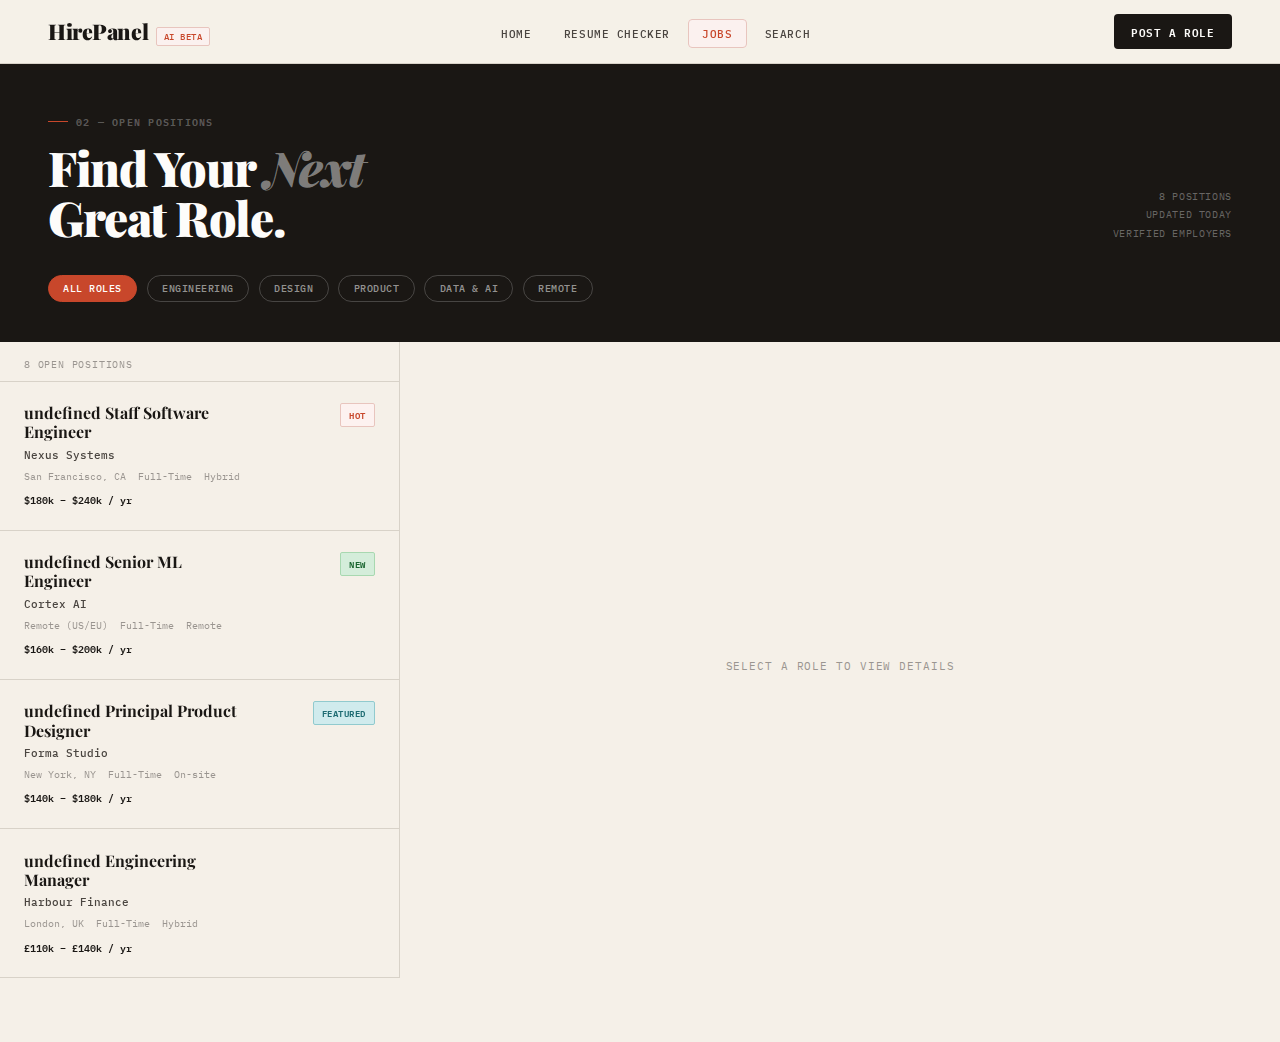
<file: jobs.html>
<!DOCTYPE html>
<html lang="en">
<head>
<meta charset="UTF-8">
<meta name="viewport" content="width=device-width, initial-scale=1.0">
<title>Jobs — HirePanel</title>
<link href="https://fonts.googleapis.com/css2?family=Playfair+Display:ital,wght@0,700;0,900;1,400&family=IBM+Plex+Mono:wght@300;400;500;600&family=IBM+Plex+Sans:wght@300;400;500;600&display=swap" rel="stylesheet">
<style>
*,*::before,*::after{box-sizing:border-box;margin:0;padding:0}
:root{
  --cream:#F5F0E8;--cream-dark:#EDE7D9;--ink:#1A1714;--ink-light:#4A4540;--ink-faint:#9A9590;
  --rust:#C8472B;--rust-light:#E8C5BE;--rust-pale:#FBF1EF;
  --gold:#B8860B;--teal:#1D6B72;--teal-light:#D0EBED;
  --border:#D8D2C8;--border-strong:#B8B0A4;--white:#FDFCFA;
  --green:#1A6630;--green-pale:#D4EDDA
}
body{font-family:'IBM Plex Sans',sans-serif;background:var(--cream);color:var(--ink);min-height:100vh}

/* NAV */
.nav{position:fixed;top:0;left:0;right:0;z-index:500;background:rgba(245,240,232,0.96);backdrop-filter:blur(16px);border-bottom:1px solid var(--border);padding:0 3rem;height:64px;display:flex;align-items:center;justify-content:space-between}
.nav-brand{display:flex;align-items:baseline;gap:0.5rem;text-decoration:none}
.nbname{font-family:'Playfair Display',serif;font-weight:900;font-size:1.35rem;color:var(--ink);letter-spacing:-0.02em}
.nbbadge{font-family:'IBM Plex Mono',monospace;font-size:0.58rem;font-weight:500;color:var(--rust);background:var(--rust-pale);border:1px solid var(--rust-light);padding:0.12rem 0.4rem;border-radius:2px;text-transform:uppercase;letter-spacing:0.06em}
.nav-links{display:flex;align-items:center;gap:0.2rem;list-style:none}
.nav-link{font-family:'IBM Plex Mono',monospace;font-size:0.7rem;font-weight:500;color:var(--ink-light);text-decoration:none;padding:0.42rem 0.85rem;border-radius:4px;transition:all 0.18s;text-transform:uppercase;letter-spacing:0.05em;border:1px solid transparent}
.nav-link:hover{color:var(--ink);background:var(--cream-dark)}
.nav-link.active{color:var(--rust);background:var(--rust-pale);border-color:var(--rust-light)}
.nav-cta{font-family:'IBM Plex Mono',monospace;font-size:0.7rem;font-weight:600;color:var(--white);background:var(--ink);padding:0.48rem 1.1rem;border-radius:4px;transition:all 0.18s;text-transform:uppercase;letter-spacing:0.05em;border:none;margin-left:0.75rem;text-decoration:none;cursor:pointer}
.nav-cta:hover{background:var(--rust)}

.eyebrow{font-family:'IBM Plex Mono',monospace;font-size:0.65rem;font-weight:600;text-transform:uppercase;letter-spacing:0.12em;color:var(--rust);margin-bottom:0.75rem;display:flex;align-items:center;gap:0.5rem}
.eyebrow::before{content:'';width:20px;height:1px;background:var(--rust)}

/* ── LAYOUT ── */
.wrap{padding:64px 0 4rem}

/* ── HERO BAND ── */
.hero{background:var(--ink);padding:3rem 3rem 2.5rem;color:var(--white)}
.hero-top{display:flex;justify-content:space-between;align-items:flex-end;margin-bottom:2rem}
.hero h1{font-family:'Playfair Display',serif;font-weight:900;font-size:3rem;letter-spacing:-0.03em;line-height:1.05}
.hero h1 em{font-style:italic;color:rgba(255,255,255,0.45)}
.hero-meta{font-family:'IBM Plex Mono',monospace;font-size:0.65rem;color:rgba(255,255,255,0.35);text-align:right;line-height:1.8;text-transform:uppercase;letter-spacing:0.06em}
/* Filter bar */
.filters{display:flex;gap:0.6rem;flex-wrap:wrap}
.fchip{font-family:'IBM Plex Mono',monospace;font-size:0.63rem;font-weight:500;text-transform:uppercase;letter-spacing:0.05em;padding:0.38rem 0.9rem;border-radius:100px;border:1px solid rgba(255,255,255,0.2);color:rgba(255,255,255,0.55);cursor:pointer;transition:all 0.18s;background:transparent}
.fchip:hover{border-color:rgba(255,255,255,0.6);color:rgba(255,255,255,0.85)}
.fchip.on{background:var(--rust);border-color:var(--rust);color:#fff}

/* ── MAIN GRID ── */
.main{display:grid;grid-template-columns:400px 1fr;min-height:calc(100vh - 64px - 200px)}

/* ── JOB LIST ── */
.jlist{border-right:1px solid var(--border);overflow-y:auto;max-height:calc(100vh - 64px - 200px);position:sticky;top:64px}
.jcount{font-family:'IBM Plex Mono',monospace;font-size:0.62rem;color:var(--ink-faint);text-transform:uppercase;letter-spacing:0.08em;padding:1rem 1.5rem 0.6rem;border-bottom:1px solid var(--border)}
.jcard{padding:1.35rem 1.5rem;border-bottom:1px solid var(--border);cursor:pointer;transition:background 0.15s;position:relative}
.jcard:hover{background:var(--cream-dark)}
.jcard.active{background:var(--rust-pale);border-left:3px solid var(--rust)}
.jcard.active .jc-co{color:var(--rust)}
.jc-top{display:flex;justify-content:space-between;align-items:flex-start;margin-bottom:0.4rem}
.jc-title{font-family:'Playfair Display',serif;font-weight:700;font-size:1rem;line-height:1.2;color:var(--ink);max-width:220px}
.jc-badge{font-family:'IBM Plex Mono',monospace;font-size:0.54rem;font-weight:600;text-transform:uppercase;letter-spacing:0.06em;padding:0.18rem 0.5rem;border-radius:2px;white-space:nowrap;flex-shrink:0}
.badge-hot{background:#FDF2F0;color:var(--rust);border:1px solid var(--rust-light)}
.badge-new{background:var(--green-pale);color:var(--green);border:1px solid #A8D8B0}
.badge-feat{background:var(--teal-light);color:var(--teal);border:1px solid #91CACE}
.jc-co{font-family:'IBM Plex Mono',monospace;font-size:0.67rem;color:var(--ink-light);margin-bottom:0.5rem;font-weight:500}
.jc-meta{display:flex;gap:0.75rem;flex-wrap:wrap}
.jc-tag{font-family:'IBM Plex Mono',monospace;font-size:0.6rem;color:var(--ink-faint);display:flex;align-items:center;gap:0.25rem}
.jc-salary{font-family:'IBM Plex Mono',monospace;font-size:0.65rem;font-weight:600;color:var(--ink);margin-top:0.45rem}

/* ── JOB DETAIL ── */
.jdetail{padding:2.5rem 3rem;overflow-y:auto;max-height:calc(100vh - 64px - 200px)}
.jd-empty{display:flex;flex-direction:column;align-items:center;justify-content:center;height:100%;gap:0.75rem;color:var(--ink-faint)}
.jd-empty .ei{font-size:3rem;opacity:0.2}
.jd-empty p{font-family:'IBM Plex Mono',monospace;font-size:0.7rem;text-transform:uppercase;letter-spacing:0.08em}

.jd-header{display:flex;justify-content:space-between;align-items:flex-start;margin-bottom:2rem;padding-bottom:1.5rem;border-bottom:1px solid var(--border)}
.jdh-left h2{font-family:'Playfair Display',serif;font-weight:900;font-size:2rem;letter-spacing:-0.025em;margin-bottom:0.35rem;line-height:1.1}
.jdh-co{font-family:'IBM Plex Mono',monospace;font-size:0.8rem;font-weight:500;color:var(--ink-light);margin-bottom:0.85rem}
.jdh-tags{display:flex;gap:0.5rem;flex-wrap:wrap}
.jdh-tag{font-family:'IBM Plex Mono',monospace;font-size:0.6rem;padding:0.22rem 0.6rem;border-radius:2px;border:1px solid var(--border);color:var(--ink-light);background:var(--white)}
.jdh-right{display:flex;flex-direction:column;gap:0.6rem;align-items:flex-end}
.apply-btn{font-family:'IBM Plex Mono',monospace;font-size:0.72rem;font-weight:600;text-transform:uppercase;letter-spacing:0.07em;background:var(--ink);color:var(--white);border:none;padding:0.75rem 1.75rem;border-radius:4px;cursor:pointer;transition:all 0.2s;white-space:nowrap}
.apply-btn:hover{background:var(--rust);box-shadow:0 4px 16px rgba(200,71,43,0.3)}
.check-btn{font-family:'IBM Plex Mono',monospace;font-size:0.68rem;font-weight:500;text-transform:uppercase;letter-spacing:0.07em;background:transparent;color:var(--teal);border:1px solid var(--teal);padding:0.65rem 1.4rem;border-radius:4px;cursor:pointer;transition:all 0.2s}
.check-btn:hover{background:var(--teal);color:#fff}
.jd-salary-big{font-family:'Playfair Display',serif;font-weight:700;font-size:1.35rem;color:var(--ink);text-align:right}
.jd-salary-label{font-family:'IBM Plex Mono',monospace;font-size:0.55rem;color:var(--ink-faint);text-transform:uppercase;letter-spacing:0.08em;text-align:right}

/* Sections */
.jd-section{margin-bottom:1.75rem}
.jd-section-title{font-family:'IBM Plex Mono',monospace;font-size:0.62rem;font-weight:600;text-transform:uppercase;letter-spacing:0.12em;color:var(--ink);border-bottom:1px solid var(--border);padding-bottom:0.5rem;margin-bottom:1rem}
.jd-body{font-size:0.84rem;color:var(--ink-light);line-height:1.75;font-weight:300}
.jd-body p{margin-bottom:0.75rem}
.jd-list{list-style:none;display:flex;flex-direction:column;gap:0.5rem}
.jd-list li{display:flex;align-items:flex-start;gap:0.65rem;font-size:0.82rem;color:var(--ink-light);line-height:1.6;font-weight:300}
.jd-list li::before{content:'→';font-family:'IBM Plex Mono',monospace;font-size:0.65rem;color:var(--rust);flex-shrink:0;margin-top:0.18rem}
.req-grid{display:grid;grid-template-columns:1fr 1fr;gap:0.5rem}
.req-tag{background:var(--cream);border:1px solid var(--border);border-radius:3px;padding:0.5rem 0.75rem;font-family:'IBM Plex Mono',monospace;font-size:0.65rem;color:var(--ink-light);display:flex;align-items:center;gap:0.4rem}
.req-tag.must{border-left:2px solid var(--rust)}
.req-tag.nice{border-left:2px solid var(--teal)}
.req-dot{width:6px;height:6px;border-radius:50%;flex-shrink:0}
.must .req-dot{background:var(--rust)}
.nice .req-dot{background:var(--teal)}
.perks-grid{display:grid;grid-template-columns:repeat(3,1fr);gap:0.6rem}
.perk{background:var(--cream);border:1px solid var(--border);border-radius:4px;padding:0.75rem;text-align:center}
.perk-icon{font-size:1.3rem;margin-bottom:0.3rem}
.perk-text{font-family:'IBM Plex Mono',monospace;font-size:0.6rem;color:var(--ink-faint);text-transform:uppercase;letter-spacing:0.06em}
.ai-panel-cta{background:var(--ink);border-radius:6px;padding:1.25rem 1.5rem;display:flex;align-items:center;justify-content:space-between;gap:1rem;margin-top:1rem}
.ai-panel-text strong{display:block;font-family:'Playfair Display',serif;font-size:0.95rem;color:#fff;margin-bottom:0.2rem}
.ai-panel-text p{font-family:'IBM Plex Mono',monospace;font-size:0.62rem;color:rgba(255,255,255,0.45)}
.ai-panel-btn{font-family:'IBM Plex Mono',monospace;font-size:0.65rem;font-weight:600;text-transform:uppercase;letter-spacing:0.06em;background:var(--rust);color:#fff;border:none;padding:0.6rem 1.2rem;border-radius:4px;cursor:pointer;white-space:nowrap;transition:all 0.18s;text-decoration:none}
.ai-panel-btn:hover{opacity:0.85}

/* Post Modal */
.modal-overlay{position:fixed;inset:0;background:rgba(26,23,20,0.7);z-index:1000;display:none;align-items:center;justify-content:center;backdrop-filter:blur(4px)}
.modal-overlay.open{display:flex}
.modal{background:var(--white);border-radius:8px;width:min(680px, 95vw);max-height:90vh;overflow-y:auto;padding:2.5rem}
.modal-title{font-family:'Playfair Display',serif;font-weight:900;font-size:1.75rem;margin-bottom:0.3rem;letter-spacing:-0.02em}
.modal-sub{font-family:'IBM Plex Mono',monospace;font-size:0.65rem;color:var(--ink-faint);margin-bottom:2rem;text-transform:uppercase;letter-spacing:0.08em}
.m-row{display:grid;grid-template-columns:1fr 1fr;gap:1.25rem;margin-bottom:1.25rem}
.m-field{display:flex;flex-direction:column;gap:0.45rem}
.m-field.full{grid-column:1/-1}
.m-label{font-family:'IBM Plex Mono',monospace;font-size:0.61rem;font-weight:600;text-transform:uppercase;letter-spacing:0.1em;color:var(--ink-light)}
.m-input{font-family:'IBM Plex Mono',monospace;font-size:0.78rem;background:var(--cream);border:1px solid var(--border);color:var(--ink);padding:0.7rem 0.9rem;border-radius:4px;outline:none;transition:border-color 0.18s;width:100%}
.m-input:focus{border-color:var(--ink)}
.m-textarea{resize:vertical;min-height:120px;line-height:1.6}
.m-actions{display:flex;justify-content:flex-end;gap:0.75rem;margin-top:1.5rem;padding-top:1.5rem;border-top:1px solid var(--border)}
.m-cancel{font-family:'IBM Plex Mono',monospace;font-size:0.7rem;background:transparent;color:var(--ink-faint);border:1px solid var(--border);padding:0.65rem 1.25rem;border-radius:4px;cursor:pointer;transition:all 0.18s}
.m-cancel:hover{border-color:var(--border-strong);color:var(--ink)}
.m-submit{font-family:'IBM Plex Mono',monospace;font-size:0.7rem;font-weight:600;text-transform:uppercase;letter-spacing:0.07em;background:var(--ink);color:#fff;border:none;padding:0.65rem 1.6rem;border-radius:4px;cursor:pointer;transition:all 0.18s}
.m-submit:hover{background:var(--rust)}

::-webkit-scrollbar{width:4px}::-webkit-scrollbar-track{background:var(--cream)}::-webkit-scrollbar-thumb{background:var(--border-strong);border-radius:3px}
@media(max-width:900px){.main{grid-template-columns:1fr}.jlist{max-height:40vh;position:static}.jdetail{max-height:none}.perks-grid{grid-template-columns:1fr 1fr}.req-grid{grid-template-columns:1fr}}
</style>
</head>
<body>

<nav class="nav">
  <a href="index.html" class="nav-brand">
    <span class="nbname">HirePanel</span>
    <span class="nbbadge">AI Beta</span>
  </a>
  <ul class="nav-links">
    <li><a href="index.html" class="nav-link">Home</a></li>
    <li><a href="resume.html" class="nav-link">Resume Checker</a></li>
    <li><a href="jobs.html" class="nav-link active">Jobs</a></li>
    <li><a href="search.html" class="nav-link">Search</a></li>
  </ul>
  <button class="nav-cta" onclick="openModal()">Post a Role</button>
</nav>

<div class="wrap">
  <!-- HERO -->
  <div class="hero">
    <div class="hero-top">
      <div>
        <div class="eyebrow" style="color:rgba(255,255,255,0.3)">02 — Open Positions</div>
        <h1>Find Your <em>Next</em><br>Great Role.</h1>
      </div>
      <div class="hero-meta">
        <div id="jobCount">8 positions</div>
        <div>Updated today</div>
        <div>Verified employers</div>
      </div>
    </div>
    <div class="filters">
      <button class="fchip on" onclick="filterJobs('all',this)">All Roles</button>
      <button class="fchip" onclick="filterJobs('Engineering',this)">Engineering</button>
      <button class="fchip" onclick="filterJobs('Design',this)">Design</button>
      <button class="fchip" onclick="filterJobs('Product',this)">Product</button>
      <button class="fchip" onclick="filterJobs('Data',this)">Data & AI</button>
      <button class="fchip" onclick="filterJobs('Remote',this)">Remote</button>
    </div>
  </div>

  <!-- MAIN SPLIT -->
  <div class="main">
    <!-- JOB LIST -->
    <div class="jlist" id="jlist">
      <div class="jcount" id="jcount">8 open positions</div>
      <!-- rendered by JS -->
    </div>

    <!-- JOB DETAIL -->
    <div class="jdetail" id="jdetail">
      <div class="jd-empty">
        <div class="ei"></div>
        <p>Select a role to view details</p>
      </div>
    </div>
  </div>
</div>

<!-- POST MODAL -->
<div class="modal-overlay" id="modalOverlay" onclick="closeModalOutside(event)">
  <div class="modal">
    <div class="modal-title">Post a Role</div>
    <div class="modal-sub">Fill in the details — your listing goes live instantly</div>
    <div class="m-row">
      <div class="m-field"><label class="m-label">Job Title *</label><input class="m-input" placeholder="e.g. Senior Backend Engineer"></div>
      <div class="m-field"><label class="m-label">Company *</label><input class="m-input" placeholder="Company name"></div>
    </div>
    <div class="m-row">
      <div class="m-field"><label class="m-label">Department</label><input class="m-input" placeholder="Engineering, Product..."></div>
      <div class="m-field"><label class="m-label">Location</label><input class="m-input" placeholder="Remote / City, Country"></div>
    </div>
    <div class="m-row">
      <div class="m-field"><label class="m-label">Salary Range</label><input class="m-input" placeholder="$120k – $160k / year"></div>
      <div class="m-field"><label class="m-label">Employment Type</label>
        <select class="m-input"><option>Full-Time</option><option>Part-Time</option><option>Contract</option><option>Internship</option></select>
      </div>
    </div>
    <div class="m-row">
      <div class="m-field full"><label class="m-label">Job Description *</label>
        <textarea class="m-input m-textarea" placeholder="Describe the role, responsibilities, what you're building, and what makes your team unique..."></textarea>
      </div>
    </div>
    <div class="m-row">
      <div class="m-field full"><label class="m-label">Requirements (one per line)</label>
        <textarea class="m-input" rows="4" placeholder="5+ years backend experience&#10;Proficiency in Go or Rust&#10;Experience with distributed systems"></textarea>
      </div>
    </div>
    <div class="m-actions">
      <button class="m-cancel" onclick="closeModal()">Cancel</button>
      <button class="m-submit" onclick="submitPost()">Publish Listing →</button>
    </div>
  </div>
</div>

<script>
// ── Jobs Data ────────────────────────────────────────────────────────────────
const JOBS = [
  {
    id: 1,
    title: 'Staff Software Engineer',
    company: 'Nexus Systems',
    dept: 'Engineering',
    location: 'San Francisco, CA',
    type: 'Full-Time',
    remote: 'Hybrid',
    salary: '$180k – $240k',
    badge: 'hot',
    badgeLabel: 'Hot',
    tags: ['Distributed Systems', 'Go', 'Kubernetes', 'Staff+'],
    posted: '2 days ago',
    about: `Nexus Systems builds the infrastructure backbone for over 200 enterprise clients worldwide. Our core platform processes 4 billion events daily and we're looking for a Staff Engineer to help shape the next generation of our architecture.`,
    role: `As a Staff Software Engineer, you'll own significant portions of our distributed data pipeline. You will collaborate across teams, set technical direction, and mentor senior engineers. This is not a management track — it's for engineers who want to code at a high level while influencing company-wide architecture.`,
    responsibilities: [
      'Lead architectural decisions for our event-streaming platform processing 4B+ daily events',
      'Define and enforce engineering standards across 3 product squads',
      'Drive technical roadmap in collaboration with Product and Infrastructure leadership',
      'Mentor a team of 6 senior engineers, conducting design reviews and pair programming',
      'Identify and resolve systemic bottlenecks across our microservices estate',
      'Partner with SRE to define SLOs and improve observability practices',
    ],
    mustHave: ['8+ years backend engineering', 'Go or Rust proficiency', 'Distributed systems design', 'Kubernetes at scale', 'Strong system design skills'],
    niceHave: ['Kafka / event streaming', 'Service mesh (Istio)', 'Prior staff+ experience', 'Open source contributions'],
    perks: [
      { label:'Full Health Cover'},
      { label:'Remote Flex'},
      { label:'0.1% Equity'},
      { label:'$5k Learning Budget'},
      { label:'Daily Catered Meals'},
      { label:'Team Offsites 4×/yr'},
    ]
  },
  {
    id: 2,
    title: 'Senior ML Engineer',
    company: 'Cortex AI',
    dept: 'Data',
    location: 'Remote (US/EU)',
    type: 'Full-Time',
    remote: 'Remote',
    salary: '$160k – $200k',
    badge: 'new',
    badgeLabel: 'New',
    tags: ['PyTorch', 'LLMs', 'MLOps', 'Remote'],
    posted: '1 day ago',
    about: `Cortex AI is a Series B startup building foundation models for enterprise reasoning tasks. Our models are deployed in regulated industries where accuracy and explainability matter above all else.`,
    role: `We need a Senior ML Engineer who can bridge research and production. You'll work directly with our research team to take model innovations from paper to deployed, monitored, production systems.`,
    responsibilities: [
      'Build and maintain training pipelines for large language models (7B–70B parameters)',
      'Implement evaluation frameworks to measure model accuracy, calibration, and safety',
      'Design MLOps infrastructure for model versioning, A/B testing, and rollback',
      'Collaborate with research scientists to implement novel training techniques',
      'Optimize model inference for latency and throughput using quantization and distillation',
    ],
    mustHave: ['5+ years ML engineering', 'PyTorch deep expertise', 'LLM training experience', 'Distributed training (FSDP/DeepSpeed)', 'MLOps tooling'],
    niceHave: ['RLHF/RLAIF', 'Triton kernels', 'Hugging Face ecosystem', 'Prior startup experience'],
    perks: [
      { label:'Fully Remote'},
      { label:'Competitive Equity'},
      { label:'Health + Dental'},
      { label:'Async-First Culture'},
      { label:'$3k Home Office'},
      { label:'Conference Budget'},
    ]
  },
  {
    id: 3,
    title: 'Principal Product Designer',
    company: 'Forma Studio',
    dept: 'Design',
    location: 'New York, NY',
    type: 'Full-Time',
    remote: 'On-site',
    salary: '$140k – $180k',
    badge: 'feat',
    badgeLabel: 'Featured',
    tags: ['Product Design', 'Design Systems', 'Figma', 'B2B SaaS'],
    posted: '3 days ago',
    about: `Forma Studio is the design arm of a $400M SaaS company used by 60,000 businesses. Our design team owns every pixel of the product and is considered a strategic function at the executive level.`,
    role: `The Principal Product Designer will own the visual and interaction language of our flagship product. This role combines IC excellence with team-level design leadership — you'll set the bar for what good looks like at Forma.`,
    responsibilities: [
      'Define and evolve a comprehensive design system used across 12 product surfaces',
      'Lead end-to-end design for our highest-priority features from concept to launch',
      'Partner with research to synthesize user insights into actionable design decisions',
      'Establish design critique culture and raise overall team design quality',
      'Collaborate with engineering to ensure pixel-perfect, performant implementation',
    ],
    mustHave: ['8+ years product design', 'Design systems expertise', 'B2B SaaS portfolio', 'Figma mastery', 'Strong interaction design'],
    niceHave: ['Motion design', 'Design tokens', 'Accessibility (WCAG 2.1)', 'Design ops experience'],
    perks: [
      { label:'World-Class Team'},
      { label:'Premium Benefits'},
      { label:'Manhattan Office'},
      { label:'Top-Spec Hardware'},
      { label:'Daily Lunch'},
      { label:'Culture Budget'},
    ]
  },
  {
    id: 4,
    title: 'Engineering Manager',
    company: 'Harbour Finance',
    dept: 'Engineering',
    location: 'London, UK',
    type: 'Full-Time',
    remote: 'Hybrid',
    salary: '£110k – £140k',
    badge: null,
    tags: ['EM', 'Fintech', 'Python', 'Leadership'],
    posted: '5 days ago',
    about: `Harbour is a regulated fintech serving 800,000 retail investors across Europe. Our engineering organisation consists of 45 engineers across 6 product squads. We move fast within a regulated framework.`,
    role: `We're looking for an Engineering Manager for our core trading infrastructure squad — 7 engineers building the systems that settle £2B in trades per quarter. You'll balance technical depth with people leadership.`,
    responsibilities: [
      'Manage, grow and support a team of 7 backend and platform engineers',
      'Own delivery for the trading infrastructure squad — planning, execution, and retrospectives',
      'Hire 3 additional engineers over the next 6 months',
      'Maintain technical hands-on contributions (target: 30% coding)',
      'Work with Compliance to ensure engineering meets FCA regulatory requirements',
    ],
    mustHave: ['3+ years engineering management', 'Prior senior IC background', 'Fintech or regulated industries', 'Strong hiring ability', 'Python or JVM stack'],
    niceHave: ['FCA/PRA knowledge', 'Event-driven architecture', 'Prior EM at growth-stage company'],
    perks: [
      { label:'Competitive Package'},
      { label:'BUPA Healthcare'},
      { label:'Share Options'},
      { label:'£2k L&D Budget'},
      { label:'Hybrid Working'},
      { label:'Team Retreats'},
    ]
  },
  {
    id: 5,
    title: 'Senior Product Manager',
    company: 'Orbit Cloud',
    dept: 'Product',
    location: 'Austin, TX',
    type: 'Full-Time',
    remote: 'Hybrid',
    salary: '$145k – $175k',
    badge: 'new',
    badgeLabel: 'New',
    tags: ['Product', 'Cloud Infrastructure', 'Platform', 'B2B'],
    posted: '1 day ago',
    about: `Orbit Cloud provides managed Kubernetes and observability tooling to 5,000+ engineering teams. We're at Series C with strong growth and are expanding our platform product team.`,
    role: `The Senior PM will own the developer experience surface of our platform — the CLI, API, and self-service console used by 30,000 developers daily. This is a strategic, high-autonomy role.`,
    responsibilities: [
      'Define and execute the roadmap for our developer-facing platform products',
      'Conduct customer research interviews with CTOs, platform engineers, and devops leads',
      'Write crisp, detailed PRDs and partner with design on feature specs',
      'Own feature metrics and drive a culture of outcome-based product thinking',
      'Collaborate with Sales Engineering on enterprise product packaging',
    ],
    mustHave: ['5+ years B2B PM experience', 'Developer tools or infrastructure', 'Strong analytical skills', 'Excellent written communication', 'Experience with data-driven roadmapping'],
    niceHave: ['Technical background (engineering)', 'Kubernetes / cloud experience', 'Enterprise sales partnership'],
    perks: [
      { label:'Cloud-Native Culture'},
      { label:'Full Benefits'},
      { label:'Equity Package'},
      { label:'Unlimited PTO'},
      { label:'$3k Learning'},
      { label:'Remote Days'},
    ]
  },
  {
    id: 6,
    title: 'Data Platform Engineer',
    company: 'Beacon Analytics',
    dept: 'Data',
    location: 'Remote (Global)',
    type: 'Full-Time',
    remote: 'Remote',
    salary: '$130k – $165k',
    badge: null,
    tags: ['Data Engineering', 'dbt', 'Spark', 'Snowflake'],
    posted: '1 week ago',
    about: `Beacon Analytics powers BI and data infrastructure for 400 mid-market companies. Our platform ingests 500TB of data daily and serves 10,000 analysts. We're fully remote with a strong async-first culture.`,
    role: `Join our data platform team to build the pipelines, transformations, and infrastructure that our customers and internal analysts rely on. You'll work on interesting scale challenges in a collaborative remote environment.`,
    responsibilities: [
      'Design and build scalable ELT pipelines using Apache Spark and dbt',
      'Maintain Snowflake data warehouse — optimise for cost and query performance',
      'Build real-time streaming pipelines using Kafka and Flink',
      'Implement data quality monitoring and alerting frameworks',
      'Collaborate with analytics engineers on data model design',
    ],
    mustHave: ['4+ years data engineering', 'dbt (advanced)', 'Spark or Flink', 'Cloud data warehouses', 'Python and SQL proficiency'],
    niceHave: ['Kafka / Flink streaming', 'Airflow or Dagster', 'DataOps practices', 'Open Table Formats (Iceberg/Delta)'],
    perks: [
      { label:'Work Anywhere'},
      { label:'Async Culture'},
      { label:'Competitive Pay'},
      { label:'$2k Home Setup'},
      { label:'Global Health'},
      { label:'Annual Retreat'},
    ]
  },
  {
    id: 7,
    title: 'Frontend Engineer',
    company: 'Lumen Design',
    dept: 'Engineering',
    location: 'Remote (Americas)',
    type: 'Full-Time',
    remote: 'Remote',
    salary: '$120k – $155k',
    badge: null,
    tags: ['React', 'TypeScript', 'Design Systems', 'Remote'],
    posted: '1 week ago',
    about: `Lumen Design makes design-to-code tooling used by 20,000 designers and developers. We obsess over craftsmanship and ship products that feel truly polished.`,
    role: `We need a Frontend Engineer who cares deeply about craft. You'll work at the intersection of design and engineering, building UI components and interaction patterns that set the standard for quality.`,
    responsibilities: [
      'Build and maintain React components for our design-to-code editor',
      'Own the performance and accessibility of our core editor surface',
      'Collaborate with designers to implement pixel-perfect, motion-rich interfaces',
      'Write comprehensive unit and integration tests',
      'Contribute to our open-source component library (6,000 GitHub stars)',
    ],
    mustHave: ['4+ years React/TypeScript', 'Strong CSS/animation skills', 'Component architecture expertise', 'Performance optimisation', 'Testing (Jest, Playwright)'],
    niceHave: ['WebGL or Canvas', 'Design tools familiarity', 'Open source contributions', 'Framer Motion or GSAP'],
    perks: [
      { label:'Ship Great Work'},
      { label:'Remote-First'},
      { label:'Strong Equity'},
      { label:'Design-Forward'},
      { label:'Health Benefits'},
      { label:'Learning Budget'},
    ]
  },
  {
    id: 8,
    title: 'Security Engineer',
    company: 'Vault Technologies',
    dept: 'Engineering',
    location: 'Washington, DC',
    type: 'Full-Time',
    remote: 'On-site',
    salary: '$155k – $195k',
    badge: 'hot',
    badgeLabel: 'Hot',
    tags: ['AppSec', 'Cloud Security', 'Zero Trust', 'Cleared'],
    posted: '4 days ago',
    about: `Vault Technologies secures critical infrastructure for federal agencies and Fortune 500 companies. Our team of 18 security engineers operates at the intersection of government and enterprise security.`,
    role: `The Security Engineer will own application and cloud security across our product suite. You'll perform threat modelling, red-team exercises, and build the automated security tooling that keeps us ahead of attackers.`,
    responsibilities: [
      'Lead threat modelling for new features and architectural changes',
      'Build automated SAST/DAST pipelines integrated into CI/CD',
      'Conduct penetration testing on web applications and cloud infrastructure',
      'Define and enforce security standards across engineering (NIST, FedRAMP)',
      'Respond to and lead post-mortems on security incidents',
    ],
    mustHave: ['5+ years security engineering', 'AppSec and cloud security', 'AWS/GCP security architecture', 'OWASP Top 10 expertise', 'US security clearance (or eligible)'],
    niceHave: ['FedRAMP compliance', 'Zero trust architecture', 'Terraform security', 'Bug bounty track record'],
    perks: [
      { label:'Mission-Driven'},
      { label:'Federal Benefits'},
      { label:'Clearance Support'},
      { label:'Cert Reimbursement'},
      { label:'Strong Salary'},
      { label:'DC Location'},
    ]
  }
];

let filteredJobs = [...JOBS];
let selectedId = null;

// ── Init ───────────────────────────────────────────────────────────────────────
window.onload = () => {
  renderList();
};

// ── Filter ─────────────────────────────────────────────────────────────────────
function filterJobs(category, el) {
  document.querySelectorAll('.fchip').forEach(c => c.classList.remove('on'));
  el.classList.add('on');

  if (category === 'all') {
    filteredJobs = [...JOBS];
  } else if (category === 'Remote') {
    filteredJobs = JOBS.filter(j => j.remote === 'Remote');
  } else {
    filteredJobs = JOBS.filter(j => j.dept === category);
  }

  document.getElementById('jcount').textContent = filteredJobs.length + ' open position' + (filteredJobs.length !== 1 ? 's' : '');
  renderList();

  // If selected job got filtered out, clear detail
  if (selectedId && !filteredJobs.find(j => j.id === selectedId)) {
    selectedId = null;
    document.getElementById('jdetail').innerHTML = `<div class="jd-empty"><div class="ei">📋</div><p>Select a role to view details</p></div>`;
  }
}

// ── Render List ────────────────────────────────────────────────────────────────
function renderList() {
  const container = document.getElementById('jlist');
  const countEl   = document.getElementById('jcount');
  countEl.textContent = filteredJobs.length + ' open position' + (filteredJobs.length !== 1 ? 's' : '');

  const cards = filteredJobs.map(j => `
    <div class="jcard${j.id === selectedId ? ' active' : ''}" onclick="selectJob(${j.id})">
      <div class="jc-top">
        <div class="jc-title">${j.logo} ${j.title}</div>
        ${j.badge ? `<span class="jc-badge badge-${j.badge}">${j.badgeLabel}</span>` : ''}
      </div>
      <div class="jc-co">${j.company}</div>
      <div class="jc-meta">
        <span class="jc-tag"> ${j.location}</span>
        <span class="jc-tag"> ${j.type}</span>
        <span class="jc-tag"> ${j.remote}</span>
      </div>
      <div class="jc-salary">${j.salary} / yr</div>
    </div>`).join('');

  // Preserve count element
  container.innerHTML = `<div class="jcount" id="jcount">${filteredJobs.length} open positions</div>` + cards;
}

// ── Select Job ─────────────────────────────────────────────────────────────────
function selectJob(id) {
  selectedId = id;
  renderList(); // refresh active state

  const j = JOBS.find(x => x.id === id);
  if (!j) return;

  const detail = document.getElementById('jdetail');
  detail.innerHTML = `
    <div class="jd-header">
      <div class="jdh-left">
        <h2>${j.logo} ${j.title}</h2>
        <div class="jdh-co">${j.company} · ${j.location} · ${j.remote}</div>
        <div class="jdh-tags">
          ${j.tags.map(t => `<span class="jdh-tag">${t}</span>`).join('')}
          <span class="jdh-tag">Posted ${j.posted}</span>
        </div>
      </div>
      <div class="jdh-right">
        <div class="jd-salary-big">${j.salary}</div>
        <div class="jd-salary-label">Annual Salary</div>
        <button class="apply-btn" onclick="alert('Application portal opening…')">Apply Now →</button>
        <button class="check-btn" onclick="window.location='resume.html'">Check Resume Fit</button>
      </div>
    </div>

    <div class="jd-section">
      <div class="jd-section-title">About ${j.company}</div>
      <div class="jd-body"><p>${j.about}</p></div>
    </div>

    <div class="jd-section">
      <div class="jd-section-title">The Role</div>
      <div class="jd-body"><p>${j.role}</p></div>
    </div>

    <div class="jd-section">
      <div class="jd-section-title">Responsibilities</div>
      <ul class="jd-list">${j.responsibilities.map(r => `<li>${r}</li>`).join('')}</ul>
    </div>

    <div class="jd-section">
      <div class="jd-section-title">Requirements</div>
      <div class="req-grid">
        ${j.mustHave.map(r => `<div class="req-tag must"><div class="req-dot"></div>${r}</div>`).join('')}
        ${j.niceHave.map(r => `<div class="req-tag nice"><div class="req-dot"></div>${r} (nice-to-have)</div>`).join('')}
      </div>
    </div>

    <div class="jd-section">
      <div class="jd-section-title">Perks & Benefits</div>
      <div class="perks-grid">
        ${j.perks.map(p => `<div class="perk"><div class="perk-icon">${p.icon}</div><div class="perk-text">${p.label}</div></div>`).join('')}
      </div>
    </div>

    <div class="ai-panel-cta">
      <div class="ai-panel-text">
        <strong>Run an AI Panel evaluation for this role</strong>
        <p>Upload your resume → get a match score, gap analysis, and hiring recommendation in 30 seconds</p>
      </div>
      <a class="ai-panel-btn" href="resume.html">Run Resume Check →</a>
    </div>`;

  detail.scrollTop = 0;
}

// ── Modal ──────────────────────────────────────────────────────────────────────
function openModal() {
  document.getElementById('modalOverlay').classList.add('open');
}
function closeModal() {
  document.getElementById('modalOverlay').classList.remove('open');
}
function closeModalOutside(e) {
  if (e.target === document.getElementById('modalOverlay')) closeModal();
}
function submitPost() {
  alert('Your role has been posted! It will appear in the listings shortly.');
  closeModal();
}
</script>
</body>
</html>
</file>
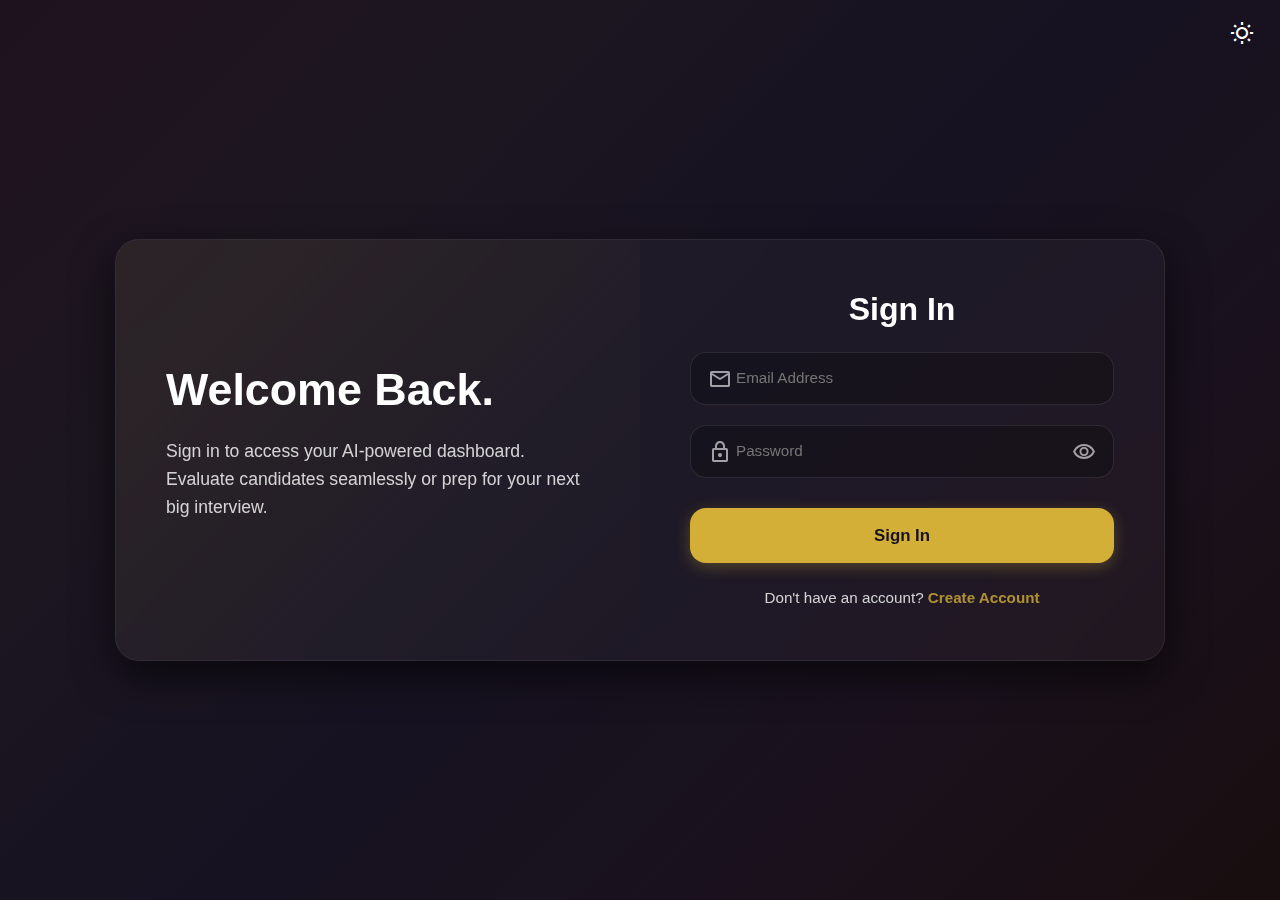
<file: login.html>
<!DOCTYPE html>
<html lang="en">
<head>
<meta charset="UTF-8">
<meta name="viewport" content="width=device-width, initial-scale=1.0">
<title>Hiring OS | AI-Powered Recruitment</title>
<link href="https://cdn.jsdelivr.net/npm/bootstrap@5.0.2/dist/css/bootstrap.min.css" rel="stylesheet">
<link rel="stylesheet" href="https://fonts.googleapis.com/css2?family=Material+Symbols+Outlined" />

<style>
  :root {
    /* Premium Metallic Gold */
    --accent: #d4af37;
    --accent-hover: #bda036;
  }

  body {
    min-height: 100vh;
    display: flex;
    align-items: center;
    justify-content: center;
    font-family: 'Segoe UI', Tahoma, Geneva, Verdana, sans-serif;
    background: linear-gradient(135deg, #f4ece4, #f1eadd, #f8f4e8, #faf2e9, #f5eedf);
    background-attachment: fixed;
    transition: background 0.8s ease, color 0.3s ease;
    color: #212529; 
    padding: 20px;
  }

  body.dark {
    background: linear-gradient(135deg, #1f121f, #1c1620, #161221, #1a111d, #180e0f);
    color: #ffffff; 
  }

  .toggle-btn {
    position: absolute; top: 20px; right: 20px;
    background: transparent; border: none; color: inherit; cursor: pointer; z-index: 10;
  }

  .login-box {
    display: flex; flex-wrap: wrap; width: 100%; max-width: 1050px;
    background: rgba(255, 255, 255, 0.5); backdrop-filter: blur(16px);
    border: 1px solid rgba(255, 255, 255, 0.4); border-radius: 24px;
    box-shadow: 0 15px 35px rgba(0,0,0,0.05); transition: all 0.5s ease;
  }

  body.dark .login-box {
    background: rgba(255, 255, 255, 0.03); border: 1px solid rgba(255, 255, 255, 0.08);
    box-shadow: 0 15px 40px rgba(0,0,0,0.6);
  }

  /* 212, 175, 55 is the RGB for the Gold accent */
  .signup-writings {
    padding: 50px; display: flex; flex-direction: column; justify-content: center;
    background: linear-gradient(135deg, rgba(212, 175, 55, 0.05), transparent);
    border-radius: 24px 24px 0 0;
  }

  @media (min-width: 768px) {
    .signup-writings { border-radius: 24px 0 0 24px; }
  }

  .signup-writings h1 { font-size: 2.8rem; font-weight: 800; margin-bottom: 20px; line-height: 1.2;}
  .signup-writings p { font-size: 1.1rem; opacity: 0.8; line-height: 1.6; }

  .signup-box {
    padding: 50px; display: flex; flex-direction: column; justify-content: center; position: relative;
  }

  .form-group { position: relative; margin-bottom: 20px; }
  .form-group.open { z-index: 10; }
  
  .form-group .mso { position: absolute; left: 18px; top: 50%; transform: translateY(-50%); opacity: 0.6; pointer-events: none; z-index: 2; }
  .form-group .mso-arrow { position: absolute; right: 18px; top: 50%; transform: translateY(-50%); opacity: 0.6; pointer-events: none; z-index: 2; transition: transform 0.3s ease; }
  .form-group .toggle-password { position: absolute; right: 18px; top: 50%; transform: translateY(-50%); opacity: 0.6; cursor: pointer; z-index: 5; transition: opacity 0.3s ease; }
  .form-group .toggle-password:hover { opacity: 1; }

  input::-ms-reveal, input::-ms-clear { display: none; }

  input, .custom-select-trigger {
    width: 100%; padding: 14px 45px; border-radius: 16px; border: 1px solid rgba(0, 0, 0, 0.1);
    background: rgba(255, 255, 255, 0.4); color: inherit; transition: all 0.3s ease; box-sizing: border-box; display: flex; align-items: center; font-size: 0.95rem;
  }
  .custom-select-trigger { cursor: pointer; user-select: none; }

  body.dark input, body.dark .custom-select-trigger {
    background: rgba(0, 0, 0, 0.25); border: 1px solid rgba(255, 255, 255, 0.1);
  }

  input:focus, .custom-select-trigger.active {
    outline: none; border-color: var(--accent); background: rgba(255, 255, 255, 0.7); box-shadow: 0 0 0 4px rgba(212, 175, 55, 0.15);
  }

  body.dark input:focus, body.dark .custom-select-trigger.active { background: rgba(0, 0, 0, 0.5); }
  .custom-select-container.open .mso-arrow { transform: translateY(-50%) rotate(180deg); }

  .custom-options-container {
    position: absolute; top: calc(100% + 10px); left: 0; width: 100%;
    background: rgba(255, 255, 255, 0.85); backdrop-filter: blur(25px); border: 1px solid rgba(255, 255, 255, 0.4);
    border-radius: 16px; box-shadow: 0 15px 35px rgba(0,0,0,0.15); opacity: 0; visibility: hidden; transform: translateY(-10px); transition: all 0.3s ease; z-index: 100;
  }

  body.dark .custom-options-container { background: rgba(30, 25, 35, 0.95); border: 1px solid rgba(255, 255, 255, 0.1); }
  .custom-select-container.open .custom-options-container { opacity: 1; visibility: visible; transform: translateY(0); }

  .scrollable-list { max-height: 220px; overflow-y: auto; }
  .scrollable-list::-webkit-scrollbar { width: 6px; }
  .scrollable-list::-webkit-scrollbar-thumb { background: rgba(212, 175, 55, 0.5); border-radius: 10px; }

  .custom-option { padding: 12px 20px 12px 40px; cursor: pointer; transition: background 0.2s ease; border-bottom: 1px solid rgba(0,0,0,0.05); }
  body.dark .custom-option { border-bottom: 1px solid rgba(255,255,255,0.05); }
  .custom-option:hover { background: rgba(212, 175, 55, 0.1); color: var(--accent); }
  body.dark .custom-option:hover { background: rgba(212, 175, 55, 0.2); color: #ffffff; }

  /* --- Buttons --- */
  .action-btn {
    background: var(--accent); 
    color: #161221; /* Dark text for contrast against gold */
    border: none; padding: 15px; border-radius: 16px; font-weight: 700; width: 100%; cursor: pointer; transition: background 0.3s, transform 0.1s; margin-top: 10px; font-size: 1.05rem; box-shadow: 0 4px 15px rgba(212, 175, 55, 0.3);
  }
  .action-btn:hover { background: var(--accent-hover); transform: translateY(-2px); box-shadow: 0 8px 25px rgba(212, 175, 55, 0.4); }

  .secondary-btn { background: rgba(0,0,0,0.05); color: inherit; box-shadow: none; margin-top: 10px; margin-bottom: 10px; }
  body.dark .secondary-btn { background: rgba(255,255,255,0.05); color: #ffffff; }
  .secondary-btn:hover { background: rgba(0,0,0,0.1); transform: translateY(0); }
  body.dark .secondary-btn:hover { background: rgba(255,255,255,0.1); }

  .form-switch-link { color: var(--accent); cursor: pointer; text-decoration: none; font-weight: 600; transition: color 0.2s;}
  .form-switch-link:hover { text-decoration: underline; color: var(--accent-hover); }
  .hidden { display: none !important; }

  /* --- Resume Upload UI --- */
  .upload-area {
    border: 2px dashed rgba(212, 175, 55, 0.4); border-radius: 16px; padding: 30px; text-align: center;
    background: rgba(212, 175, 55, 0.02); cursor: pointer; transition: all 0.3s ease;
  }
  .upload-area:hover { background: rgba(212, 175, 55, 0.1); border-color: var(--accent); }
  
  .file-preview-box {
    background: rgba(0,0,0,0.04); border-radius: 16px; padding: 15px 20px; display: flex; align-items: center;
    justify-content: space-between; border: 1px solid rgba(0,0,0,0.05); position: relative; overflow: hidden;
  }
  body.dark .file-preview-box { background: rgba(255,255,255,0.05); border: 1px solid rgba(255,255,255,0.1); }
  
  .file-info { display: flex; align-items: center; gap: 10px; z-index: 2; overflow: hidden; white-space: nowrap; }
  .file-name { font-weight: 600; font-size: 0.95rem; text-overflow: ellipsis; overflow: hidden; }
  .remove-file-btn { background: none; border: none; color: #ff4757; cursor: pointer; z-index: 2; display: flex; align-items: center; justify-content: center; padding: 5px; border-radius: 50%; transition: background 0.2s; }
  .remove-file-btn:hover { background: rgba(255, 71, 87, 0.1); }

  /* Animated Loading Bar */
  .progress-bar-bg {
    position: absolute; bottom: 0; left: 0; height: 4px; background: var(--accent); width: 0%; transition: width 0.8s ease-in-out; z-index: 1;
  }

  /* Extracted Badge class to clean up HTML */
  .brand-badge {
    display: inline-block; 
    padding: 10px 15px; 
    background: rgba(212, 175, 55, 0.1); 
    border-radius: 30px; 
    color: var(--accent); 
    font-weight: 800; 
    font-size: 0.85rem; 
    letter-spacing: 1px; 
    margin-bottom: 20px; 
    border: 1px solid rgba(212, 175, 55, 0.2);
  }
</style>
</head>
<body class="dark">

  <button class="toggle-btn" onclick="toggleDarkMode()">
    <span class="material-symbols-outlined" id="theme-icon">wb_sunny</span>
  </button>

  <div class="login-box row mx-0">
    <div class="signup-writings col-12 col-md-6">
      <h1 id="hero-title">Welcome Back.</h1>
      <p id="hero-desc">Sign in to access your AI-powered dashboard. Evaluate candidates seamlessly or prep for your next big interview.</p>
    </div>

    <div class="signup-box col-12 col-md-6">
      <div id="step-indicator" class="hidden" style="text-align: center; margin-bottom: 15px; font-weight: 600; color: var(--accent); font-size: 0.9rem; letter-spacing: 1px; text-transform: uppercase;">Step 1 of 2</div>
      
      <h2 id="form-title" class="mb-4 text-center" style="font-weight: 700;">Sign In</h2>
      
      <form id="authForm" onsubmit="event.preventDefault(); submitForm();">
        
        <div id="step-1-container">
          
          <div class="form-group custom-select-container hidden" id="roleContainer">
            <span class="material-symbols-outlined mso">work_outline</span>
            <div class="custom-select-trigger"><span class="display-text">I am a Job Seeker</span></div>
            <div class="custom-options-container">
              <div class="custom-option" data-value="seeker">I am a Job Seeker</div>
              <div class="custom-option" data-value="recruiter">I am a Company / Recruiter</div>
            </div>
            <span class="material-symbols-outlined mso-arrow">expand_more</span>
            <input type="hidden" id="userRole" value="seeker">
          </div>

          <div id="personal-fields" class="hidden">
            <div class="form-group">
              <span class="material-symbols-outlined mso">person</span>
              <input type="text" id="fullName" placeholder="Full Name">
            </div>
            <div class="form-group">
              <span class="material-symbols-outlined mso">call</span>
              <input type="tel" id="phone" placeholder="Phone Number (Optional)">
            </div>
          </div>

          <div class="form-group">
            <span class="material-symbols-outlined mso" id="ident-icon">email</span>
            <input type="email" id="emailInput" placeholder="Email Address" required>
          </div>
          
          <div class="form-group">
            <span class="material-symbols-outlined mso">lock</span>
            <input type="password" id="passwordInput" placeholder="Password" required>
            <span class="material-symbols-outlined toggle-password" id="togglePasswordBtn">visibility</span>
          </div>

          <button type="button" class="action-btn hidden" id="next-btn" onclick="goToStep2()">Next &rarr;</button>
          <button type="submit" class="action-btn" id="login-btn">Sign In</button>
        </div>


        <div id="step-2-container" class="hidden">
          
          <div id="seeker-fields">
            <div class="form-group custom-select-container">
              <span class="material-symbols-outlined mso">school</span>
              <div class="custom-select-trigger"><span class="display-text" style="opacity: 0.7;">Current Status</span></div>
              <div class="custom-options-container scrollable-list">
                <div class="custom-option" data-value="Student">Student</div>
                <div class="custom-option" data-value="Fresher">Fresher (0-1 Yrs)</div>
                <div class="custom-option" data-value="Professional">Working Professional</div>
              </div>
              <span class="material-symbols-outlined mso-arrow">expand_more</span>
              <input type="hidden" id="currentStatus" value="">
            </div>

            <div class="form-group">
              <input type="file" id="resume" accept=".pdf,.doc,.docx" class="hidden">
              
              <div class="upload-area" id="upload-area" onclick="document.getElementById('resume').click()">
                <span class="material-symbols-outlined" style="font-size: 32px; color: var(--accent); margin-bottom: 8px;">cloud_upload</span>
                <p style="margin: 0; font-weight: 600;">Upload your Resume</p>
                <small style="opacity: 0.6;">PDF, DOCX up to 5MB</small>
              </div>

              <div class="file-preview-box hidden" id="file-preview">
                <div class="progress-bar-bg" id="progress-bar"></div>
                <div class="file-info">
                  <span class="material-symbols-outlined" style="color: var(--accent);">description</span>
                  <span class="file-name" id="file-name-display">my_resume.pdf</span>
                </div>
                <button type="button" class="remove-file-btn" onclick="removeFile()" title="Remove File">
                  <span class="material-symbols-outlined" style="font-size: 20px;">close</span>
                </button>
              </div>
            </div>
          </div>

          <div id="recruiter-fields" class="hidden">
            <div class="form-group">
              <span class="material-symbols-outlined mso">apartment</span>
              <input type="text" id="companyName" placeholder="Company Name">
            </div>
            <div class="form-group">
              <span class="material-symbols-outlined mso">badge</span>
              <input type="text" id="designation" placeholder="Your Designation (e.g., HR, Tech Lead)">
            </div>
          </div>

          <button type="submit" class="action-btn" id="register-btn">Register & Finish</button>
          <button type="button" class="action-btn secondary-btn" onclick="goToStep1()">&larr; Back to Step 1</button>
        </div>

      </form>
      
      <p class="text-center mt-4 mb-0" style="font-size: 0.95rem; opacity: 0.8;" id="bottom-switch-area">
        <span id="switch-prompt">Don't have an account?</span> 
        <a onclick="toggleFormType()" class="form-switch-link" id="switch-link">Create Account</a>
      </p>
    </div>
  </div>

<script>
  let isSignupMode = false;

  // --- Show/Hide Password Toggle Logic ---
  const togglePasswordBtn = document.getElementById('togglePasswordBtn');
  const passwordInput = document.getElementById('passwordInput');

  togglePasswordBtn.addEventListener('click', function () {
    const type = passwordInput.getAttribute('type') === 'password' ? 'text' : 'password';
    passwordInput.setAttribute('type', type);
    this.textContent = type === 'password' ? 'visibility' : 'visibility_off';
  });

  // --- Custom Dropdown Logic ---
  document.querySelectorAll('.custom-select-container').forEach(container => {
    const trigger = container.querySelector('.custom-select-trigger');
    const options = container.querySelectorAll('.custom-option');
    const hiddenInput = container.querySelector('input[type="hidden"]');
    const displayText = container.querySelector('.display-text');

    trigger.addEventListener('click', (e) => {
      e.stopPropagation();
      document.querySelectorAll('.custom-select-container').forEach(c => {
        if (c !== container) {
          c.classList.remove('open');
          c.querySelector('.custom-select-trigger').classList.remove('active');
        }
      });
      container.classList.toggle('open');
      trigger.classList.toggle('active');
    });

    options.forEach(option => {
      option.addEventListener('click', (e) => {
        e.stopPropagation();
        displayText.textContent = option.textContent;
        displayText.style.opacity = "1";
        hiddenInput.value = option.getAttribute('data-value');
        
        container.classList.remove('open');
        trigger.classList.remove('active');

        if (hiddenInput.id === 'userRole') handleRoleChange();
      });
    });
  });

  document.addEventListener('click', () => {
    document.querySelectorAll('.custom-select-container').forEach(c => {
      c.classList.remove('open');
      c.querySelector('.custom-select-trigger').classList.remove('active');
    });
  });

  // --- File Upload UI Logic ---
  const resumeInput = document.getElementById('resume');
  const uploadArea = document.getElementById('upload-area');
  const filePreview = document.getElementById('file-preview');
  const fileNameDisplay = document.getElementById('file-name-display');
  const progressBar = document.getElementById('progress-bar');

  resumeInput.addEventListener('change', function(e) {
    if (e.target.files.length > 0) {
      // Hide dropzone, show preview box
      uploadArea.classList.add('hidden');
      filePreview.classList.remove('hidden');
      
      // Update Name
      fileNameDisplay.textContent = e.target.files[0].name;

      // Animate fake progress bar (0 to 100%)
      progressBar.style.width = '0%';
      setTimeout(() => {
        progressBar.style.width = '100%';
      }, 50);
    }
  });

  function removeFile() {
    resumeInput.value = ''; // Clear actual input
    filePreview.classList.add('hidden'); // Hide preview
    uploadArea.classList.remove('hidden'); // Show dropzone
    progressBar.style.width = '0%'; // Reset bar
  }

  // --- Step & Role Logic ---
  function handleRoleChange() {
    const role = document.getElementById('userRole').value;
    const seekerFields = document.getElementById('seeker-fields');
    const recruiterFields = document.getElementById('recruiter-fields');

    if (role === 'seeker') {
      seekerFields.classList.remove('hidden');
      recruiterFields.classList.add('hidden');
    } else {
      seekerFields.classList.add('hidden');
      recruiterFields.classList.remove('hidden');
    }
  }

  function goToStep2() {
    // Basic validation before allowing next step
    const name = document.getElementById('fullName').value.trim();
    const email = document.getElementById('emailInput').value.trim();
    const pass = document.getElementById('passwordInput').value.trim();

    if(!name || !email || !pass) {
      alert("Please fill in your Name, Email, and Password before proceeding.");
      return;
    }

    document.getElementById('step-1-container').classList.add('hidden');
    document.getElementById('step-2-container').classList.remove('hidden');
    document.getElementById('step-indicator').innerText = "Step 2 of 2";
    document.getElementById('bottom-switch-area').classList.add('hidden'); // hide login link
  }

  function goToStep1() {
    document.getElementById('step-2-container').classList.add('hidden');
    document.getElementById('step-1-container').classList.remove('hidden');
    document.getElementById('step-indicator').innerText = "Step 1 of 2";
    document.getElementById('bottom-switch-area').classList.remove('hidden');
  }

  function toggleFormType() {
    isSignupMode = !isSignupMode;
    const roleContainer = document.getElementById('roleContainer');
    const personalFields = document.getElementById('personal-fields');
    const formTitle = document.getElementById('form-title');
    const loginBtn = document.getElementById('login-btn');
    const nextBtn = document.getElementById('next-btn');
    const stepIndicator = document.getElementById('step-indicator');
    
    // Always reset to step 1 when switching modes
    goToStep1();

    if (isSignupMode) {
      // Switch to Sign Up (Step 1 mode)
      roleContainer.classList.remove('hidden');
      personalFields.classList.remove('hidden');
      loginBtn.classList.add('hidden');
      nextBtn.classList.remove('hidden');
      stepIndicator.classList.remove('hidden');

      formTitle.innerText = "Create Account";
      document.getElementById('switch-prompt').innerText = "Already have an account?";
      document.getElementById('switch-link').innerText = "Sign In";
      document.getElementById('hero-title').innerText = "Join Hiring OS.";
      document.getElementById('hero-desc').innerText = "Create your profile to start evaluating candidates or to find your next dream role.";
      
      handleRoleChange(); 
    } else {
      // Switch to Sign In
      roleContainer.classList.add('hidden');
      personalFields.classList.add('hidden');
      loginBtn.classList.remove('hidden');
      nextBtn.classList.add('hidden');
      stepIndicator.classList.add('hidden');

      formTitle.innerText = "Sign In";
      document.getElementById('switch-prompt').innerText = "Don't have an account?";
      document.getElementById('switch-link').innerText = "Create Account";
      document.getElementById('hero-title').innerText = "Welcome Back.";
      document.getElementById('hero-desc').innerText = "Sign in to access your AI-powered dashboard. Evaluate candidates seamlessly or prep for your next big interview.";
    }
  }

  // --- Form Submission Logic ---
  async function submitForm() {
    const email = document.getElementById('emailInput').value.trim();
    const password = document.getElementById('passwordInput').value.trim();

    if (isSignupMode) {
      // --- REGISTRATION LOGIC (Triggered from Step 2) ---
      const role = document.getElementById('userRole').value;
      const fullName = document.getElementById('fullName').value.trim();
      const phone = document.getElementById('phone').value.trim();

      const formData = new FormData();
      formData.append('role', role);
      formData.append('email', email);
      formData.append('password', password);
      formData.append('full_name', fullName);
      formData.append('phone', phone);

      if (role === 'seeker') {
        const currentStatus = document.getElementById('currentStatus').value;
        const resumeFile = document.getElementById('resume').files[0];
        
        if (!currentStatus) { alert("Please select your current status."); return; }
        if (!resumeFile) { alert("Please upload your resume to continue."); return; }

        formData.append('current_status', currentStatus);
        formData.append('resume', resumeFile);
      } else {
        const companyName = document.getElementById('companyName').value.trim();
        const designation = document.getElementById('designation').value.trim();
        
        if (!companyName || !designation) { alert("Please fill in your company details."); return; }
        
        formData.append('company_name', companyName);
        formData.append('designation', designation);
      }

      try {
        const response = await fetch('http://127.0.0.1:5000/api/auth/register', {
          method: 'POST',
          body: formData 
        });
        
        const result = await response.json();
        
        if (response.ok) {
          alert("Success! " + result.message);
          toggleFormType(); 
          document.getElementById('passwordInput').value = ''; 
          removeFile(); // Reset file upload visually
        } else {
          alert("Registration Failed: " + result.error); 
        }
      } catch (error) {
        alert("Server connection failed. Is MongoDB and Python running?");
      }

    } else {
      // --- LOGIN LOGIC ---
      const payload = { email: email, password: password };

      try {
        const response = await fetch('http://127.0.0.1:5000/api/auth/login', {
          method: 'POST',
          headers: { 'Content-Type': 'application/json' },
          body: JSON.stringify(payload)
        });
        
        const result = await response.json();

        if (response.ok) {
          localStorage.setItem('hiringUser', JSON.stringify(result.user));
          localStorage.setItem('hiringToken', result.token);

          if (result.user.role === 'seeker') {
             window.location.href = '/sad/seeker.html'; 
          } else if (result.user.role === 'recruiter') {
             window.location.href = '/sad/recruiter.html'; 
          }
        } else {
          alert("Login Failed: " + result.error);
        }
      } catch (error) {
        alert("Server connection failed. Is Python running?");
      }
    }
  }

  // --- Dark Mode / Light Mode Logic ---
  document.addEventListener("DOMContentLoaded", () => {
    const savedTheme = localStorage.getItem("theme");
    const body = document.body;
    const icon = document.getElementById("theme-icon");

    if (savedTheme === "light") {
      body.classList.remove("dark");
      if(icon) icon.textContent = "dark_mode";
    } else { 
      body.classList.add("dark");
      if(icon) icon.textContent = "wb_sunny";
    }
  });

  function toggleDarkMode() {
    const body = document.body;
    const icon = document.getElementById("theme-icon");

    if (body.classList.contains("dark")) {
      body.classList.remove("dark");
      if(icon) icon.textContent = "dark_mode";
      localStorage.setItem("theme", "light");
    } else {
      body.classList.add("dark");
      if(icon) icon.textContent = "wb_sunny";
      localStorage.setItem("theme", "dark");
    }
  }
</script>

<script src="https://cdn.jsdelivr.net/npm/bootstrap@5.0.2/dist/js/bootstrap.bundle.min.js"></script>
</body>
</html>
</file>
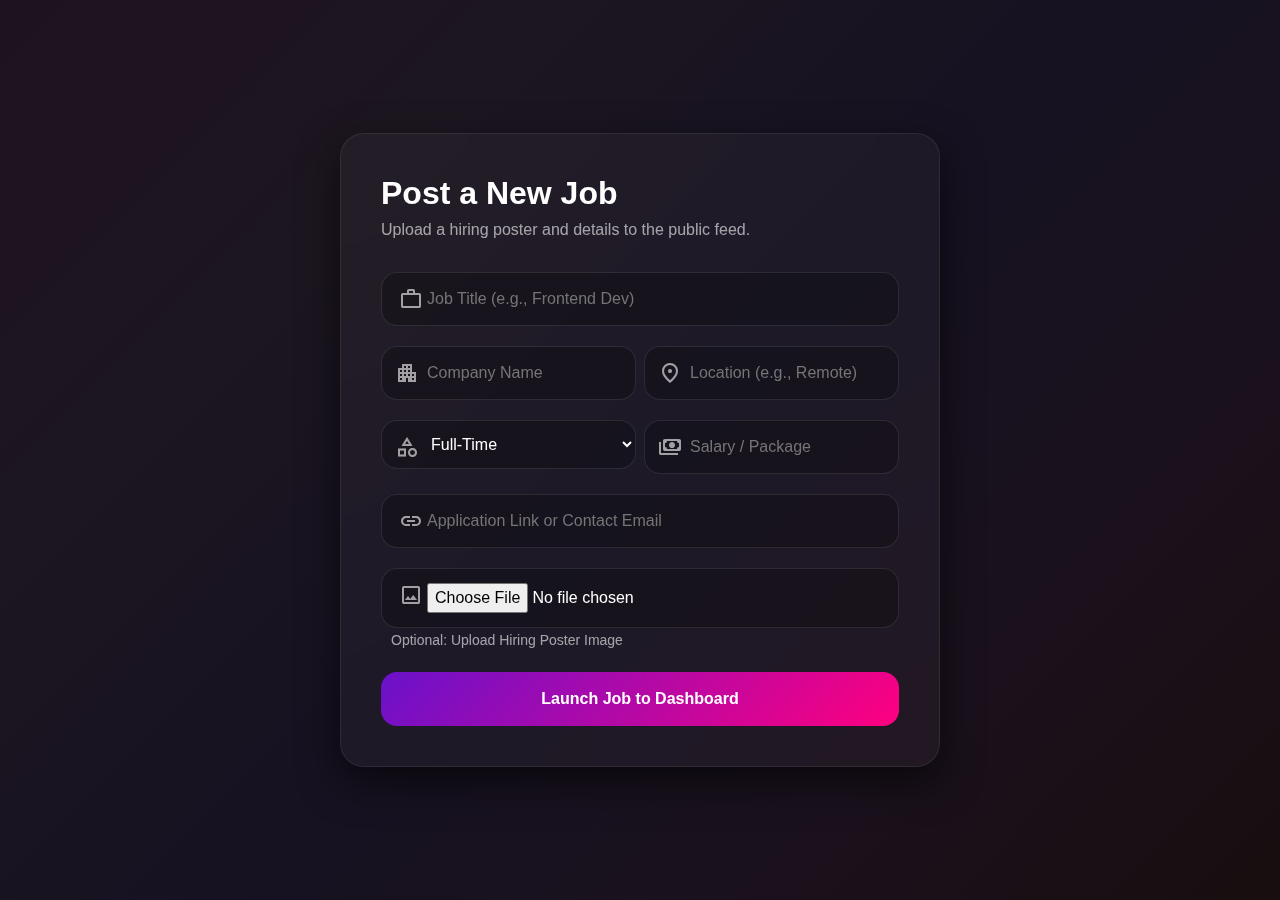
<file: post-job.html>
<!DOCTYPE html>
<html lang="en">
<head>
<meta charset="UTF-8">
<meta name="viewport" content="width=device-width, initial-scale=1.0">
<title>Hiring OS | Post a Job</title>
<link href="https://cdn.jsdelivr.net/npm/bootstrap@5.0.2/dist/css/bootstrap.min.css" rel="stylesheet">
<link rel="stylesheet" href="https://fonts.googleapis.com/css2?family=Material+Symbols+Outlined" />
<style>
  body {
    background: linear-gradient(135deg, #1f121f, #1c1620, #161221, #1a111d, #180e0f);
    color: #fff; font-family: 'Segoe UI', Tahoma, Geneva, Verdana, sans-serif;
    min-height: 100vh; display: flex; align-items: center; justify-content: center; padding: 40px 20px;
  }
  .form-box {
    background: rgba(255, 255, 255, 0.03); border: 1px solid rgba(255, 255, 255, 0.08);
    backdrop-filter: blur(16px); border-radius: 24px; padding: 40px; width: 100%; max-width: 600px;
    box-shadow: 0 15px 40px rgba(0,0,0,0.6);
  }
  .form-group { margin-bottom: 20px; position: relative; }
  .form-group .mso { position: absolute; left: 18px; top: 15px; opacity: 0.6; }
  input, textarea, select {
    width: 100%; padding: 14px 14px 14px 45px; border-radius: 16px; border: 1px solid rgba(255, 255, 255, 0.1);
    background: rgba(0, 0, 0, 0.25); color: #fff; transition: all 0.3s;
  }
  input:focus, textarea:focus, select:focus {
    outline: none; border-color: #b026ff; background: rgba(0, 0, 0, 0.5);
  }
  .action-btn {
    background: linear-gradient(135deg, #6a11cb, #ff007f); color: white; border: none;
    padding: 15px; border-radius: 16px; font-weight: 700; width: 100%; cursor: pointer; transition: transform 0.2s;
  }
  .action-btn:hover { transform: translateY(-2px); box-shadow: 0 8px 25px rgba(176, 38, 255, 0.4); }
</style>
</head>
<body>

<div class="form-box">
  <h2 style="font-weight: 800; margin-bottom: 5px;">Post a New Job</h2>
  <p style="opacity: 0.6; margin-bottom: 30px;">Upload a hiring poster and details to the public feed.</p>
  
  <form id="jobForm" onsubmit="event.preventDefault(); submitJob();">
    <div class="form-group">
      <span class="material-symbols-outlined mso">work</span>
      <input type="text" id="title" placeholder="Job Title (e.g., Frontend Dev)" required>
    </div>
    
    <div class="row g-2">
      <div class="col-6 form-group">
        <span class="material-symbols-outlined mso">apartment</span>
        <input type="text" id="company" placeholder="Company Name" required>
      </div>
      <div class="col-6 form-group">
        <span class="material-symbols-outlined mso">location_on</span>
        <input type="text" id="location" placeholder="Location (e.g., Remote)" required>
      </div>
    </div>

    <div class="row g-2">
      <div class="col-6 form-group">
        <span class="material-symbols-outlined mso">category</span>
        <select id="type">
          <option value="Full-Time">Full-Time</option>
          <option value="Part-Time">Part-Time</option>
          <option value="Contract">Contract</option>
          <option value="Internship">Internship</option>
        </select>
      </div>
      <div class="col-6 form-group">
        <span class="material-symbols-outlined mso">payments</span>
        <input type="text" id="salary" placeholder="Salary / Package">
      </div>
    </div>

    <div class="form-group">
      <span class="material-symbols-outlined mso">link</span>
      <input type="url" id="apply_link" placeholder="Application Link or Contact Email">
    </div>

    <div class="form-group">
      <span class="material-symbols-outlined mso">image</span>
      <input type="file" id="poster" accept="image/*" style="padding-left: 45px;">
      <small style="opacity: 0.6; margin-left: 10px;">Optional: Upload Hiring Poster Image</small>
    </div>

    <button type="submit" class="action-btn">Launch Job to Dashboard</button>
  </form>
</div>

<script>
  async function submitJob() {
    const form = new FormData();
    form.append('title', document.getElementById('title').value);
    form.append('company', document.getElementById('company').value);
    form.append('location', document.getElementById('location').value);
    form.append('type', document.getElementById('type').value);
    form.append('salary', document.getElementById('salary').value);
    form.append('apply_link', document.getElementById('apply_link').value);
    
    const posterFile = document.getElementById('poster').files[0];
    if (posterFile) form.append('poster', posterFile);

    try {
      const response = await fetch('http://127.0.0.1:5000/api/jobs/upload', {
        method: 'POST',
        body: form
      });
      const result = await response.json();
      if (response.ok) {
        alert("Job Posted Successfully!");
        document.getElementById('jobForm').reset();
      } else alert(result.error);
    } catch(err) { alert("Server Error."); }
  }
</script>
</body>
</html>
</file>
